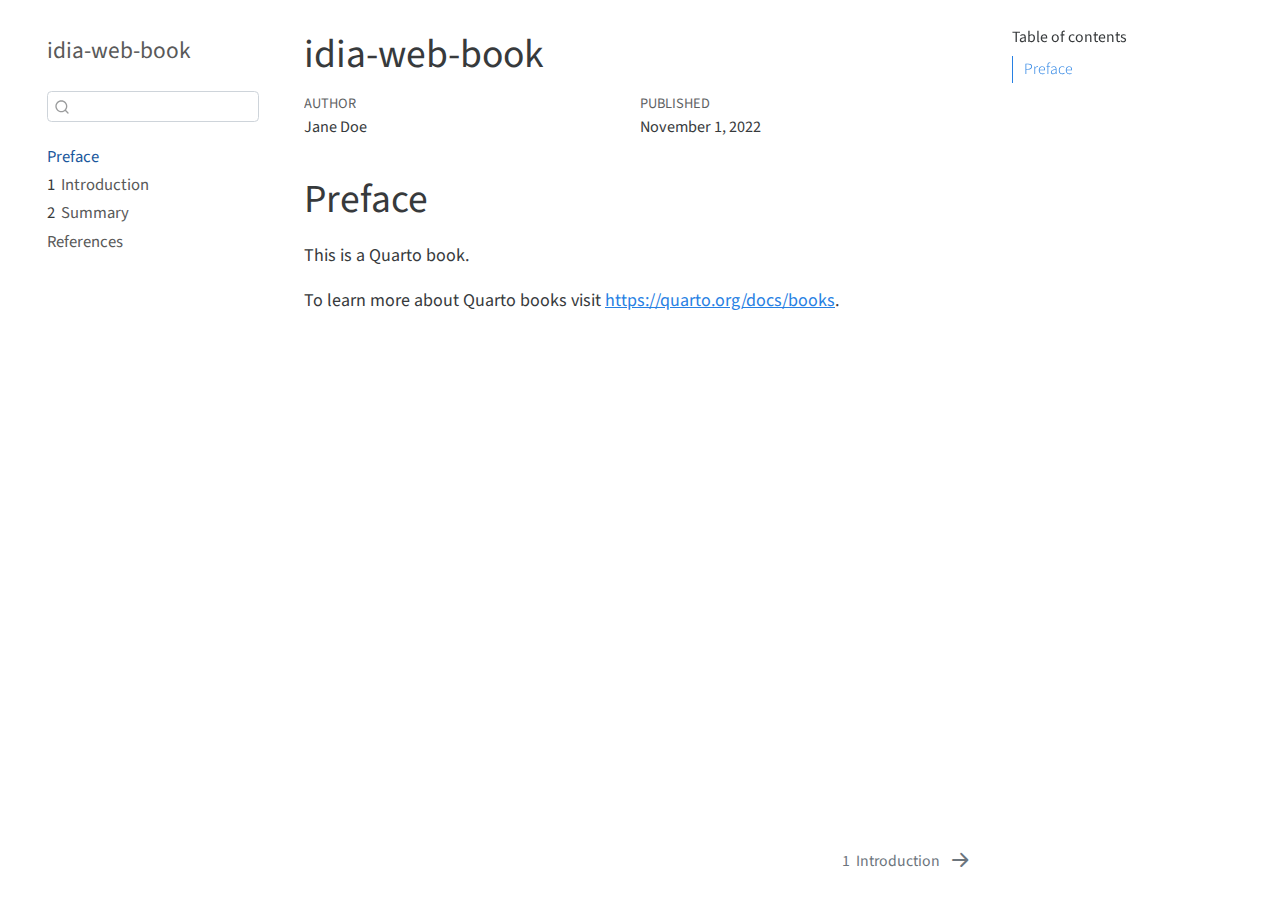
<file: idia-web-book/_book/index.html>
<!DOCTYPE html>
<html xmlns="http://www.w3.org/1999/xhtml" lang="en" xml:lang="en"><head>

<meta charset="utf-8">
<meta name="generator" content="quarto-1.2.256">

<meta name="viewport" content="width=device-width, initial-scale=1.0, user-scalable=yes">

<meta name="author" content="Jane Doe">
<meta name="dcterms.date" content="2022-11-01">

<title>idia-web-book</title>
<style>
code{white-space: pre-wrap;}
span.smallcaps{font-variant: small-caps;}
div.columns{display: flex; gap: min(4vw, 1.5em);}
div.column{flex: auto; overflow-x: auto;}
div.hanging-indent{margin-left: 1.5em; text-indent: -1.5em;}
ul.task-list{list-style: none;}
ul.task-list li input[type="checkbox"] {
  width: 0.8em;
  margin: 0 0.8em 0.2em -1.6em;
  vertical-align: middle;
}
</style>


<script src="site_libs/quarto-nav/quarto-nav.js"></script>
<script src="site_libs/quarto-nav/headroom.min.js"></script>
<script src="site_libs/clipboard/clipboard.min.js"></script>
<script src="site_libs/quarto-search/autocomplete.umd.js"></script>
<script src="site_libs/quarto-search/fuse.min.js"></script>
<script src="site_libs/quarto-search/quarto-search.js"></script>
<meta name="quarto:offset" content="./">
<link href="./intro.html" rel="next">
<script src="site_libs/quarto-html/quarto.js"></script>
<script src="site_libs/quarto-html/popper.min.js"></script>
<script src="site_libs/quarto-html/tippy.umd.min.js"></script>
<script src="site_libs/quarto-html/anchor.min.js"></script>
<link href="site_libs/quarto-html/tippy.css" rel="stylesheet">
<link href="site_libs/quarto-html/quarto-syntax-highlighting.css" rel="stylesheet" id="quarto-text-highlighting-styles">
<script src="site_libs/bootstrap/bootstrap.min.js"></script>
<link href="site_libs/bootstrap/bootstrap-icons.css" rel="stylesheet">
<link href="site_libs/bootstrap/bootstrap.min.css" rel="stylesheet" id="quarto-bootstrap" data-mode="light">
<script id="quarto-search-options" type="application/json">{
  "location": "sidebar",
  "copy-button": false,
  "collapse-after": 3,
  "panel-placement": "start",
  "type": "textbox",
  "limit": 20,
  "language": {
    "search-no-results-text": "No results",
    "search-matching-documents-text": "matching documents",
    "search-copy-link-title": "Copy link to search",
    "search-hide-matches-text": "Hide additional matches",
    "search-more-match-text": "more match in this document",
    "search-more-matches-text": "more matches in this document",
    "search-clear-button-title": "Clear",
    "search-detached-cancel-button-title": "Cancel",
    "search-submit-button-title": "Submit"
  }
}</script>


</head>

<body class="nav-sidebar floating">

<div id="quarto-search-results"></div>
  <header id="quarto-header" class="headroom fixed-top">
  <nav class="quarto-secondary-nav" data-bs-toggle="collapse" data-bs-target="#quarto-sidebar" aria-controls="quarto-sidebar" aria-expanded="false" aria-label="Toggle sidebar navigation" onclick="if (window.quartoToggleHeadroom) { window.quartoToggleHeadroom(); }">
    <div class="container-fluid d-flex justify-content-between">
      <h1 class="quarto-secondary-nav-title">idia-web-book</h1>
      <button type="button" class="quarto-btn-toggle btn" aria-label="Show secondary navigation">
        <i class="bi bi-chevron-right"></i>
      </button>
    </div>
  </nav>
</header>
<!-- content -->
<div id="quarto-content" class="quarto-container page-columns page-rows-contents page-layout-article">
<!-- sidebar -->
  <nav id="quarto-sidebar" class="sidebar collapse sidebar-navigation floating overflow-auto">
    <div class="pt-lg-2 mt-2 text-left sidebar-header">
    <div class="sidebar-title mb-0 py-0">
      <a href="./">idia-web-book</a> 
    </div>
      </div>
      <div class="mt-2 flex-shrink-0 align-items-center">
        <div class="sidebar-search">
        <div id="quarto-search" class="" title="Search"></div>
        </div>
      </div>
    <div class="sidebar-menu-container"> 
    <ul class="list-unstyled mt-1">
        <li class="sidebar-item">
  <div class="sidebar-item-container"> 
  <a href="./index.html" class="sidebar-item-text sidebar-link active">Preface</a>
  </div>
</li>
        <li class="sidebar-item">
  <div class="sidebar-item-container"> 
  <a href="./intro.html" class="sidebar-item-text sidebar-link"><span class="chapter-number">1</span>&nbsp; <span class="chapter-title">Introduction</span></a>
  </div>
</li>
        <li class="sidebar-item">
  <div class="sidebar-item-container"> 
  <a href="./summary.html" class="sidebar-item-text sidebar-link"><span class="chapter-number">2</span>&nbsp; <span class="chapter-title">Summary</span></a>
  </div>
</li>
        <li class="sidebar-item">
  <div class="sidebar-item-container"> 
  <a href="./references.html" class="sidebar-item-text sidebar-link">References</a>
  </div>
</li>
    </ul>
    </div>
</nav>
<!-- margin-sidebar -->
    <div id="quarto-margin-sidebar" class="sidebar margin-sidebar">
        <nav id="TOC" role="doc-toc" class="toc-active">
    <h2 id="toc-title">Table of contents</h2>
   
  <ul>
  <li><a href="#preface" id="toc-preface" class="nav-link active" data-scroll-target="#preface">Preface</a></li>
  </ul>
</nav>
    </div>
<!-- main -->
<main class="content" id="quarto-document-content">

<header id="title-block-header" class="quarto-title-block default">
<div class="quarto-title">
<h1 class="title d-none d-lg-block">idia-web-book</h1>
</div>



<div class="quarto-title-meta">

    <div>
    <div class="quarto-title-meta-heading">Author</div>
    <div class="quarto-title-meta-contents">
             <p>Jane Doe </p>
          </div>
  </div>
    
    <div>
    <div class="quarto-title-meta-heading">Published</div>
    <div class="quarto-title-meta-contents">
      <p class="date">November 1, 2022</p>
    </div>
  </div>
  
    
  </div>
  

</header>

<section id="preface" class="level1 unnumbered">
<h1 class="unnumbered">Preface</h1>
<p>This is a Quarto book.</p>
<p>To learn more about Quarto books visit <a href="https://quarto.org/docs/books" class="uri">https://quarto.org/docs/books</a>.</p>


</section>

</main> <!-- /main -->
<script id="quarto-html-after-body" type="application/javascript">
window.document.addEventListener("DOMContentLoaded", function (event) {
  const toggleBodyColorMode = (bsSheetEl) => {
    const mode = bsSheetEl.getAttribute("data-mode");
    const bodyEl = window.document.querySelector("body");
    if (mode === "dark") {
      bodyEl.classList.add("quarto-dark");
      bodyEl.classList.remove("quarto-light");
    } else {
      bodyEl.classList.add("quarto-light");
      bodyEl.classList.remove("quarto-dark");
    }
  }
  const toggleBodyColorPrimary = () => {
    const bsSheetEl = window.document.querySelector("link#quarto-bootstrap");
    if (bsSheetEl) {
      toggleBodyColorMode(bsSheetEl);
    }
  }
  toggleBodyColorPrimary();  
  const icon = "";
  const anchorJS = new window.AnchorJS();
  anchorJS.options = {
    placement: 'right',
    icon: icon
  };
  anchorJS.add('.anchored');
  const clipboard = new window.ClipboardJS('.code-copy-button', {
    target: function(trigger) {
      return trigger.previousElementSibling;
    }
  });
  clipboard.on('success', function(e) {
    // button target
    const button = e.trigger;
    // don't keep focus
    button.blur();
    // flash "checked"
    button.classList.add('code-copy-button-checked');
    var currentTitle = button.getAttribute("title");
    button.setAttribute("title", "Copied!");
    let tooltip;
    if (window.bootstrap) {
      button.setAttribute("data-bs-toggle", "tooltip");
      button.setAttribute("data-bs-placement", "left");
      button.setAttribute("data-bs-title", "Copied!");
      tooltip = new bootstrap.Tooltip(button, 
        { trigger: "manual", 
          customClass: "code-copy-button-tooltip",
          offset: [0, -8]});
      tooltip.show();    
    }
    setTimeout(function() {
      if (tooltip) {
        tooltip.hide();
        button.removeAttribute("data-bs-title");
        button.removeAttribute("data-bs-toggle");
        button.removeAttribute("data-bs-placement");
      }
      button.setAttribute("title", currentTitle);
      button.classList.remove('code-copy-button-checked');
    }, 1000);
    // clear code selection
    e.clearSelection();
  });
  function tippyHover(el, contentFn) {
    const config = {
      allowHTML: true,
      content: contentFn,
      maxWidth: 500,
      delay: 100,
      arrow: false,
      appendTo: function(el) {
          return el.parentElement;
      },
      interactive: true,
      interactiveBorder: 10,
      theme: 'quarto',
      placement: 'bottom-start'
    };
    window.tippy(el, config); 
  }
  const noterefs = window.document.querySelectorAll('a[role="doc-noteref"]');
  for (var i=0; i<noterefs.length; i++) {
    const ref = noterefs[i];
    tippyHover(ref, function() {
      // use id or data attribute instead here
      let href = ref.getAttribute('data-footnote-href') || ref.getAttribute('href');
      try { href = new URL(href).hash; } catch {}
      const id = href.replace(/^#\/?/, "");
      const note = window.document.getElementById(id);
      return note.innerHTML;
    });
  }
  const findCites = (el) => {
    const parentEl = el.parentElement;
    if (parentEl) {
      const cites = parentEl.dataset.cites;
      if (cites) {
        return {
          el,
          cites: cites.split(' ')
        };
      } else {
        return findCites(el.parentElement)
      }
    } else {
      return undefined;
    }
  };
  var bibliorefs = window.document.querySelectorAll('a[role="doc-biblioref"]');
  for (var i=0; i<bibliorefs.length; i++) {
    const ref = bibliorefs[i];
    const citeInfo = findCites(ref);
    if (citeInfo) {
      tippyHover(citeInfo.el, function() {
        var popup = window.document.createElement('div');
        citeInfo.cites.forEach(function(cite) {
          var citeDiv = window.document.createElement('div');
          citeDiv.classList.add('hanging-indent');
          citeDiv.classList.add('csl-entry');
          var biblioDiv = window.document.getElementById('ref-' + cite);
          if (biblioDiv) {
            citeDiv.innerHTML = biblioDiv.innerHTML;
          }
          popup.appendChild(citeDiv);
        });
        return popup.innerHTML;
      });
    }
  }
});
</script>
<nav class="page-navigation">
  <div class="nav-page nav-page-previous">
  </div>
  <div class="nav-page nav-page-next">
      <a href="./intro.html" class="pagination-link">
        <span class="nav-page-text"><span class="chapter-number">1</span>&nbsp; <span class="chapter-title">Introduction</span></span> <i class="bi bi-arrow-right-short"></i>
      </a>
  </div>
</nav>
</div> <!-- /content -->



</body></html>
</file>
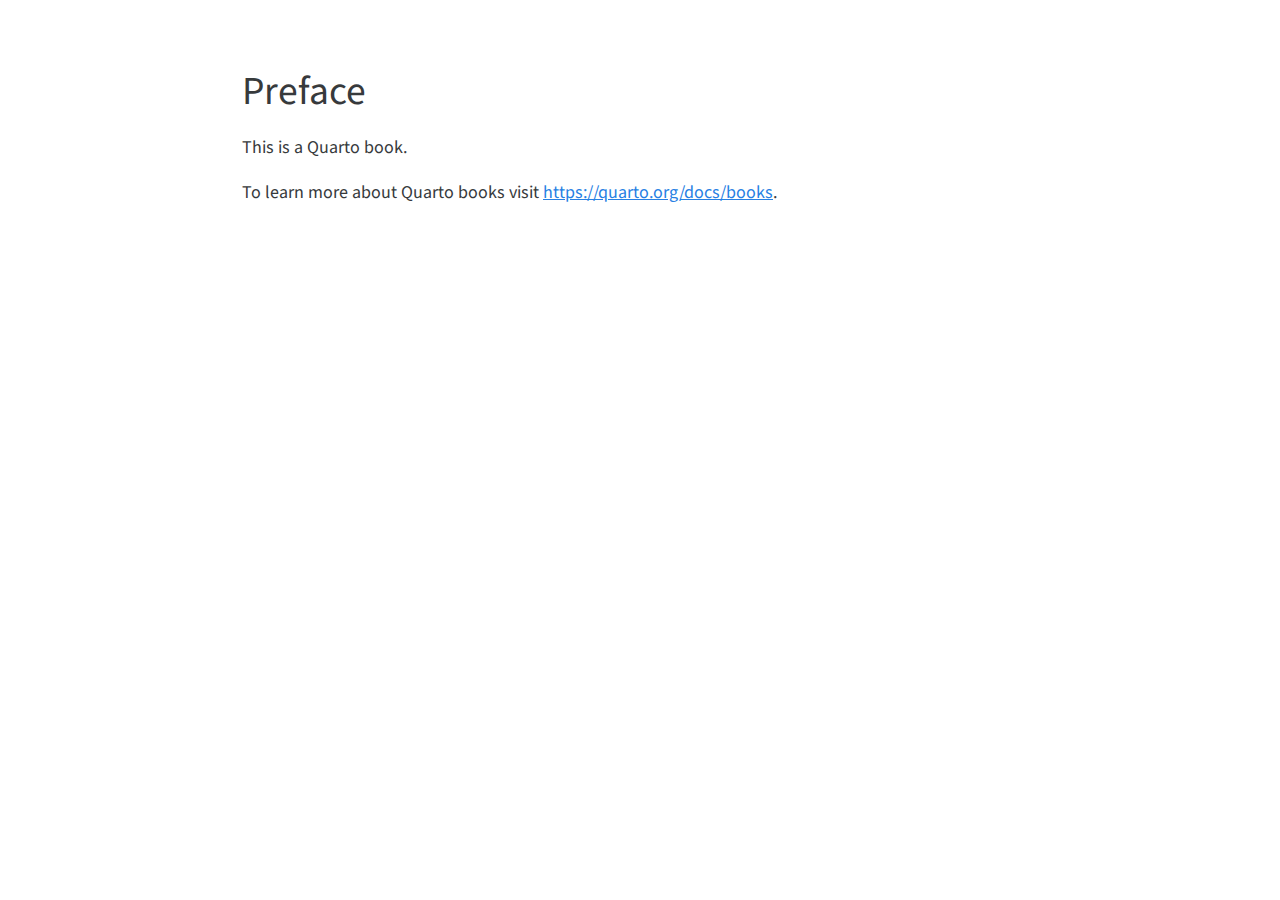
<file: idia-web-book/docs/index.html>
<!DOCTYPE html>
<html xmlns="http://www.w3.org/1999/xhtml" lang="en" xml:lang="en"><head>

<meta charset="utf-8">
<meta name="generator" content="quarto-1.2.256">

<meta name="viewport" content="width=device-width, initial-scale=1.0, user-scalable=yes">


<title>index</title>
<style>
code{white-space: pre-wrap;}
span.smallcaps{font-variant: small-caps;}
div.columns{display: flex; gap: min(4vw, 1.5em);}
div.column{flex: auto; overflow-x: auto;}
div.hanging-indent{margin-left: 1.5em; text-indent: -1.5em;}
ul.task-list{list-style: none;}
ul.task-list li input[type="checkbox"] {
  width: 0.8em;
  margin: 0 0.8em 0.2em -1.6em;
  vertical-align: middle;
}
</style>


<script src="site_libs/quarto-nav/quarto-nav.js"></script>
<script src="site_libs/clipboard/clipboard.min.js"></script>
<script src="site_libs/quarto-search/autocomplete.umd.js"></script>
<script src="site_libs/quarto-search/fuse.min.js"></script>
<script src="site_libs/quarto-search/quarto-search.js"></script>
<meta name="quarto:offset" content="./">
<script src="site_libs/quarto-html/quarto.js"></script>
<script src="site_libs/quarto-html/popper.min.js"></script>
<script src="site_libs/quarto-html/tippy.umd.min.js"></script>
<script src="site_libs/quarto-html/anchor.min.js"></script>
<link href="site_libs/quarto-html/tippy.css" rel="stylesheet">
<link href="site_libs/quarto-html/quarto-syntax-highlighting.css" rel="stylesheet" id="quarto-text-highlighting-styles">
<script src="site_libs/bootstrap/bootstrap.min.js"></script>
<link href="site_libs/bootstrap/bootstrap-icons.css" rel="stylesheet">
<link href="site_libs/bootstrap/bootstrap.min.css" rel="stylesheet" id="quarto-bootstrap" data-mode="light">
<script id="quarto-search-options" type="application/json">{
  "location": "sidebar",
  "copy-button": false,
  "collapse-after": 3,
  "panel-placement": "start",
  "type": "textbox",
  "limit": 20,
  "language": {
    "search-no-results-text": "No results",
    "search-matching-documents-text": "matching documents",
    "search-copy-link-title": "Copy link to search",
    "search-hide-matches-text": "Hide additional matches",
    "search-more-match-text": "more match in this document",
    "search-more-matches-text": "more matches in this document",
    "search-clear-button-title": "Clear",
    "search-detached-cancel-button-title": "Cancel",
    "search-submit-button-title": "Submit"
  }
}</script>


</head>

<body class="fullcontent">

<div id="quarto-search-results"></div>
<!-- content -->
<div id="quarto-content" class="quarto-container page-columns page-rows-contents page-layout-article">
<!-- sidebar -->
<!-- margin-sidebar -->
    
<!-- main -->
<main class="content" id="quarto-document-content">



<section id="preface" class="level1 unnumbered">
<h1 class="unnumbered">Preface</h1>
<p>This is a Quarto book.</p>
<p>To learn more about Quarto books visit <a href="https://quarto.org/docs/books" class="uri">https://quarto.org/docs/books</a>.</p>


</section>

</main> <!-- /main -->
<script id="quarto-html-after-body" type="application/javascript">
window.document.addEventListener("DOMContentLoaded", function (event) {
  const toggleBodyColorMode = (bsSheetEl) => {
    const mode = bsSheetEl.getAttribute("data-mode");
    const bodyEl = window.document.querySelector("body");
    if (mode === "dark") {
      bodyEl.classList.add("quarto-dark");
      bodyEl.classList.remove("quarto-light");
    } else {
      bodyEl.classList.add("quarto-light");
      bodyEl.classList.remove("quarto-dark");
    }
  }
  const toggleBodyColorPrimary = () => {
    const bsSheetEl = window.document.querySelector("link#quarto-bootstrap");
    if (bsSheetEl) {
      toggleBodyColorMode(bsSheetEl);
    }
  }
  toggleBodyColorPrimary();  
  const icon = "";
  const anchorJS = new window.AnchorJS();
  anchorJS.options = {
    placement: 'right',
    icon: icon
  };
  anchorJS.add('.anchored');
  const clipboard = new window.ClipboardJS('.code-copy-button', {
    target: function(trigger) {
      return trigger.previousElementSibling;
    }
  });
  clipboard.on('success', function(e) {
    // button target
    const button = e.trigger;
    // don't keep focus
    button.blur();
    // flash "checked"
    button.classList.add('code-copy-button-checked');
    var currentTitle = button.getAttribute("title");
    button.setAttribute("title", "Copied!");
    let tooltip;
    if (window.bootstrap) {
      button.setAttribute("data-bs-toggle", "tooltip");
      button.setAttribute("data-bs-placement", "left");
      button.setAttribute("data-bs-title", "Copied!");
      tooltip = new bootstrap.Tooltip(button, 
        { trigger: "manual", 
          customClass: "code-copy-button-tooltip",
          offset: [0, -8]});
      tooltip.show();    
    }
    setTimeout(function() {
      if (tooltip) {
        tooltip.hide();
        button.removeAttribute("data-bs-title");
        button.removeAttribute("data-bs-toggle");
        button.removeAttribute("data-bs-placement");
      }
      button.setAttribute("title", currentTitle);
      button.classList.remove('code-copy-button-checked');
    }, 1000);
    // clear code selection
    e.clearSelection();
  });
  function tippyHover(el, contentFn) {
    const config = {
      allowHTML: true,
      content: contentFn,
      maxWidth: 500,
      delay: 100,
      arrow: false,
      appendTo: function(el) {
          return el.parentElement;
      },
      interactive: true,
      interactiveBorder: 10,
      theme: 'quarto',
      placement: 'bottom-start'
    };
    window.tippy(el, config); 
  }
  const noterefs = window.document.querySelectorAll('a[role="doc-noteref"]');
  for (var i=0; i<noterefs.length; i++) {
    const ref = noterefs[i];
    tippyHover(ref, function() {
      // use id or data attribute instead here
      let href = ref.getAttribute('data-footnote-href') || ref.getAttribute('href');
      try { href = new URL(href).hash; } catch {}
      const id = href.replace(/^#\/?/, "");
      const note = window.document.getElementById(id);
      return note.innerHTML;
    });
  }
  const findCites = (el) => {
    const parentEl = el.parentElement;
    if (parentEl) {
      const cites = parentEl.dataset.cites;
      if (cites) {
        return {
          el,
          cites: cites.split(' ')
        };
      } else {
        return findCites(el.parentElement)
      }
    } else {
      return undefined;
    }
  };
  var bibliorefs = window.document.querySelectorAll('a[role="doc-biblioref"]');
  for (var i=0; i<bibliorefs.length; i++) {
    const ref = bibliorefs[i];
    const citeInfo = findCites(ref);
    if (citeInfo) {
      tippyHover(citeInfo.el, function() {
        var popup = window.document.createElement('div');
        citeInfo.cites.forEach(function(cite) {
          var citeDiv = window.document.createElement('div');
          citeDiv.classList.add('hanging-indent');
          citeDiv.classList.add('csl-entry');
          var biblioDiv = window.document.getElementById('ref-' + cite);
          if (biblioDiv) {
            citeDiv.innerHTML = biblioDiv.innerHTML;
          }
          popup.appendChild(citeDiv);
        });
        return popup.innerHTML;
      });
    }
  }
});
</script>
</div> <!-- /content -->



</body></html>
</file>
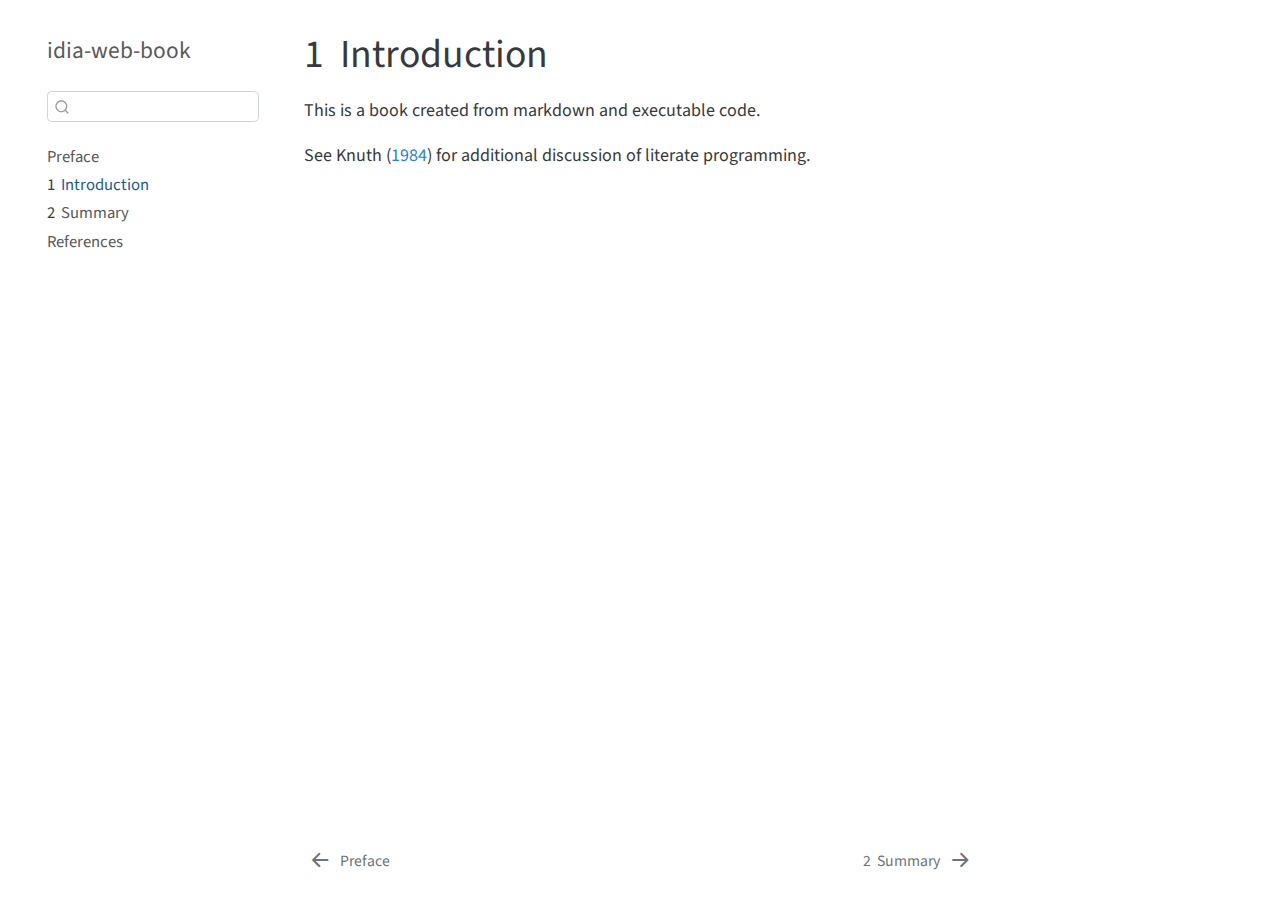
<file: idia-web-book/_book/intro.html>
<!DOCTYPE html>
<html xmlns="http://www.w3.org/1999/xhtml" lang="en" xml:lang="en"><head>

<meta charset="utf-8">
<meta name="generator" content="quarto-1.2.256">

<meta name="viewport" content="width=device-width, initial-scale=1.0, user-scalable=yes">


<title>idia-web-book - 1&nbsp; Introduction</title>
<style>
code{white-space: pre-wrap;}
span.smallcaps{font-variant: small-caps;}
div.columns{display: flex; gap: min(4vw, 1.5em);}
div.column{flex: auto; overflow-x: auto;}
div.hanging-indent{margin-left: 1.5em; text-indent: -1.5em;}
ul.task-list{list-style: none;}
ul.task-list li input[type="checkbox"] {
  width: 0.8em;
  margin: 0 0.8em 0.2em -1.6em;
  vertical-align: middle;
}
div.csl-bib-body { }
div.csl-entry {
  clear: both;
}
.hanging div.csl-entry {
  margin-left:2em;
  text-indent:-2em;
}
div.csl-left-margin {
  min-width:2em;
  float:left;
}
div.csl-right-inline {
  margin-left:2em;
  padding-left:1em;
}
div.csl-indent {
  margin-left: 2em;
}
</style>


<script src="site_libs/quarto-nav/quarto-nav.js"></script>
<script src="site_libs/quarto-nav/headroom.min.js"></script>
<script src="site_libs/clipboard/clipboard.min.js"></script>
<script src="site_libs/quarto-search/autocomplete.umd.js"></script>
<script src="site_libs/quarto-search/fuse.min.js"></script>
<script src="site_libs/quarto-search/quarto-search.js"></script>
<meta name="quarto:offset" content="./">
<link href="./summary.html" rel="next">
<link href="./index.html" rel="prev">
<script src="site_libs/quarto-html/quarto.js"></script>
<script src="site_libs/quarto-html/popper.min.js"></script>
<script src="site_libs/quarto-html/tippy.umd.min.js"></script>
<script src="site_libs/quarto-html/anchor.min.js"></script>
<link href="site_libs/quarto-html/tippy.css" rel="stylesheet">
<link href="site_libs/quarto-html/quarto-syntax-highlighting.css" rel="stylesheet" id="quarto-text-highlighting-styles">
<script src="site_libs/bootstrap/bootstrap.min.js"></script>
<link href="site_libs/bootstrap/bootstrap-icons.css" rel="stylesheet">
<link href="site_libs/bootstrap/bootstrap.min.css" rel="stylesheet" id="quarto-bootstrap" data-mode="light">
<script id="quarto-search-options" type="application/json">{
  "location": "sidebar",
  "copy-button": false,
  "collapse-after": 3,
  "panel-placement": "start",
  "type": "textbox",
  "limit": 20,
  "language": {
    "search-no-results-text": "No results",
    "search-matching-documents-text": "matching documents",
    "search-copy-link-title": "Copy link to search",
    "search-hide-matches-text": "Hide additional matches",
    "search-more-match-text": "more match in this document",
    "search-more-matches-text": "more matches in this document",
    "search-clear-button-title": "Clear",
    "search-detached-cancel-button-title": "Cancel",
    "search-submit-button-title": "Submit"
  }
}</script>


</head>

<body class="nav-sidebar floating">

<div id="quarto-search-results"></div>
  <header id="quarto-header" class="headroom fixed-top">
  <nav class="quarto-secondary-nav" data-bs-toggle="collapse" data-bs-target="#quarto-sidebar" aria-controls="quarto-sidebar" aria-expanded="false" aria-label="Toggle sidebar navigation" onclick="if (window.quartoToggleHeadroom) { window.quartoToggleHeadroom(); }">
    <div class="container-fluid d-flex justify-content-between">
      <h1 class="quarto-secondary-nav-title"><span class="chapter-number">1</span>&nbsp; <span class="chapter-title">Introduction</span></h1>
      <button type="button" class="quarto-btn-toggle btn" aria-label="Show secondary navigation">
        <i class="bi bi-chevron-right"></i>
      </button>
    </div>
  </nav>
</header>
<!-- content -->
<div id="quarto-content" class="quarto-container page-columns page-rows-contents page-layout-article">
<!-- sidebar -->
  <nav id="quarto-sidebar" class="sidebar collapse sidebar-navigation floating overflow-auto">
    <div class="pt-lg-2 mt-2 text-left sidebar-header">
    <div class="sidebar-title mb-0 py-0">
      <a href="./">idia-web-book</a> 
    </div>
      </div>
      <div class="mt-2 flex-shrink-0 align-items-center">
        <div class="sidebar-search">
        <div id="quarto-search" class="" title="Search"></div>
        </div>
      </div>
    <div class="sidebar-menu-container"> 
    <ul class="list-unstyled mt-1">
        <li class="sidebar-item">
  <div class="sidebar-item-container"> 
  <a href="./index.html" class="sidebar-item-text sidebar-link">Preface</a>
  </div>
</li>
        <li class="sidebar-item">
  <div class="sidebar-item-container"> 
  <a href="./intro.html" class="sidebar-item-text sidebar-link active"><span class="chapter-number">1</span>&nbsp; <span class="chapter-title">Introduction</span></a>
  </div>
</li>
        <li class="sidebar-item">
  <div class="sidebar-item-container"> 
  <a href="./summary.html" class="sidebar-item-text sidebar-link"><span class="chapter-number">2</span>&nbsp; <span class="chapter-title">Summary</span></a>
  </div>
</li>
        <li class="sidebar-item">
  <div class="sidebar-item-container"> 
  <a href="./references.html" class="sidebar-item-text sidebar-link">References</a>
  </div>
</li>
    </ul>
    </div>
</nav>
<!-- margin-sidebar -->
    <div id="quarto-margin-sidebar" class="sidebar margin-sidebar">
        
    </div>
<!-- main -->
<main class="content" id="quarto-document-content">

<header id="title-block-header" class="quarto-title-block default">
<div class="quarto-title">
<h1 class="title d-none d-lg-block"><span class="chapter-number">1</span>&nbsp; <span class="chapter-title">Introduction</span></h1>
</div>



<div class="quarto-title-meta">

    
  
    
  </div>
  

</header>

<p>This is a book created from markdown and executable code.</p>
<p>See <span class="citation" data-cites="knuth84">Knuth (<a href="references.html#ref-knuth84" role="doc-biblioref">1984</a>)</span> for additional discussion of literate programming.</p>


<div id="refs" class="references csl-bib-body hanging-indent" role="doc-bibliography" style="display: none">
<div id="ref-knuth84" class="csl-entry" role="doc-biblioentry">
Knuth, Donald E. 1984. <span>“Literate Programming.”</span> <em>Comput. J.</em> 27 (2): 97–111. <a href="https://doi.org/10.1093/comjnl/27.2.97">https://doi.org/10.1093/comjnl/27.2.97</a>.
</div>
</div>

</main> <!-- /main -->
<script id="quarto-html-after-body" type="application/javascript">
window.document.addEventListener("DOMContentLoaded", function (event) {
  const toggleBodyColorMode = (bsSheetEl) => {
    const mode = bsSheetEl.getAttribute("data-mode");
    const bodyEl = window.document.querySelector("body");
    if (mode === "dark") {
      bodyEl.classList.add("quarto-dark");
      bodyEl.classList.remove("quarto-light");
    } else {
      bodyEl.classList.add("quarto-light");
      bodyEl.classList.remove("quarto-dark");
    }
  }
  const toggleBodyColorPrimary = () => {
    const bsSheetEl = window.document.querySelector("link#quarto-bootstrap");
    if (bsSheetEl) {
      toggleBodyColorMode(bsSheetEl);
    }
  }
  toggleBodyColorPrimary();  
  const icon = "";
  const anchorJS = new window.AnchorJS();
  anchorJS.options = {
    placement: 'right',
    icon: icon
  };
  anchorJS.add('.anchored');
  const clipboard = new window.ClipboardJS('.code-copy-button', {
    target: function(trigger) {
      return trigger.previousElementSibling;
    }
  });
  clipboard.on('success', function(e) {
    // button target
    const button = e.trigger;
    // don't keep focus
    button.blur();
    // flash "checked"
    button.classList.add('code-copy-button-checked');
    var currentTitle = button.getAttribute("title");
    button.setAttribute("title", "Copied!");
    let tooltip;
    if (window.bootstrap) {
      button.setAttribute("data-bs-toggle", "tooltip");
      button.setAttribute("data-bs-placement", "left");
      button.setAttribute("data-bs-title", "Copied!");
      tooltip = new bootstrap.Tooltip(button, 
        { trigger: "manual", 
          customClass: "code-copy-button-tooltip",
          offset: [0, -8]});
      tooltip.show();    
    }
    setTimeout(function() {
      if (tooltip) {
        tooltip.hide();
        button.removeAttribute("data-bs-title");
        button.removeAttribute("data-bs-toggle");
        button.removeAttribute("data-bs-placement");
      }
      button.setAttribute("title", currentTitle);
      button.classList.remove('code-copy-button-checked');
    }, 1000);
    // clear code selection
    e.clearSelection();
  });
  function tippyHover(el, contentFn) {
    const config = {
      allowHTML: true,
      content: contentFn,
      maxWidth: 500,
      delay: 100,
      arrow: false,
      appendTo: function(el) {
          return el.parentElement;
      },
      interactive: true,
      interactiveBorder: 10,
      theme: 'quarto',
      placement: 'bottom-start'
    };
    window.tippy(el, config); 
  }
  const noterefs = window.document.querySelectorAll('a[role="doc-noteref"]');
  for (var i=0; i<noterefs.length; i++) {
    const ref = noterefs[i];
    tippyHover(ref, function() {
      // use id or data attribute instead here
      let href = ref.getAttribute('data-footnote-href') || ref.getAttribute('href');
      try { href = new URL(href).hash; } catch {}
      const id = href.replace(/^#\/?/, "");
      const note = window.document.getElementById(id);
      return note.innerHTML;
    });
  }
  const findCites = (el) => {
    const parentEl = el.parentElement;
    if (parentEl) {
      const cites = parentEl.dataset.cites;
      if (cites) {
        return {
          el,
          cites: cites.split(' ')
        };
      } else {
        return findCites(el.parentElement)
      }
    } else {
      return undefined;
    }
  };
  var bibliorefs = window.document.querySelectorAll('a[role="doc-biblioref"]');
  for (var i=0; i<bibliorefs.length; i++) {
    const ref = bibliorefs[i];
    const citeInfo = findCites(ref);
    if (citeInfo) {
      tippyHover(citeInfo.el, function() {
        var popup = window.document.createElement('div');
        citeInfo.cites.forEach(function(cite) {
          var citeDiv = window.document.createElement('div');
          citeDiv.classList.add('hanging-indent');
          citeDiv.classList.add('csl-entry');
          var biblioDiv = window.document.getElementById('ref-' + cite);
          if (biblioDiv) {
            citeDiv.innerHTML = biblioDiv.innerHTML;
          }
          popup.appendChild(citeDiv);
        });
        return popup.innerHTML;
      });
    }
  }
});
</script>
<nav class="page-navigation">
  <div class="nav-page nav-page-previous">
      <a href="./index.html" class="pagination-link">
        <i class="bi bi-arrow-left-short"></i> <span class="nav-page-text">Preface</span>
      </a>          
  </div>
  <div class="nav-page nav-page-next">
      <a href="./summary.html" class="pagination-link">
        <span class="nav-page-text"><span class="chapter-number">2</span>&nbsp; <span class="chapter-title">Summary</span></span> <i class="bi bi-arrow-right-short"></i>
      </a>
  </div>
</nav>
</div> <!-- /content -->



</body></html>
</file>
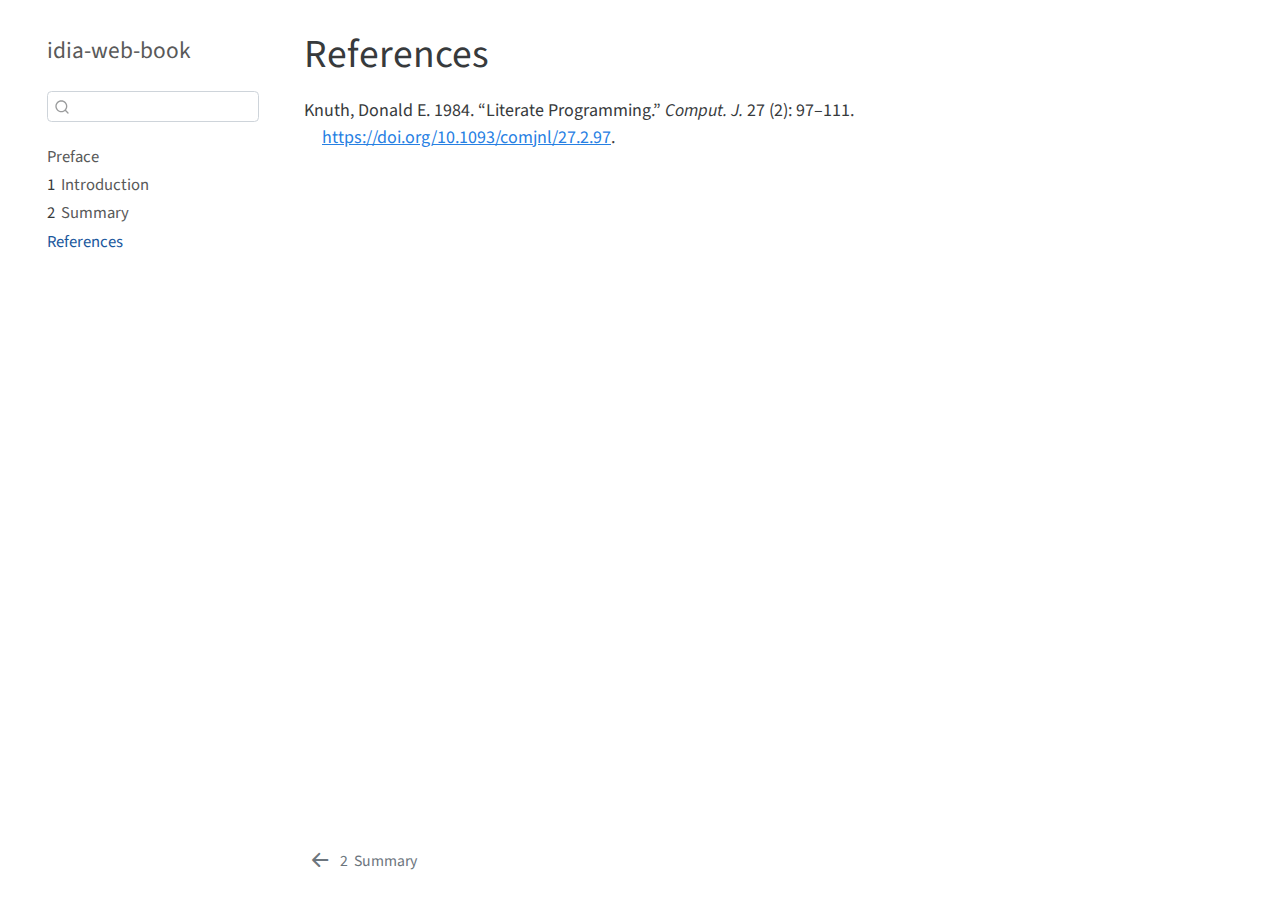
<file: idia-web-book/_book/references.html>
<!DOCTYPE html>
<html xmlns="http://www.w3.org/1999/xhtml" lang="en" xml:lang="en"><head>

<meta charset="utf-8">
<meta name="generator" content="quarto-1.2.256">

<meta name="viewport" content="width=device-width, initial-scale=1.0, user-scalable=yes">


<title>idia-web-book - References</title>
<style>
code{white-space: pre-wrap;}
span.smallcaps{font-variant: small-caps;}
div.columns{display: flex; gap: min(4vw, 1.5em);}
div.column{flex: auto; overflow-x: auto;}
div.hanging-indent{margin-left: 1.5em; text-indent: -1.5em;}
ul.task-list{list-style: none;}
ul.task-list li input[type="checkbox"] {
  width: 0.8em;
  margin: 0 0.8em 0.2em -1.6em;
  vertical-align: middle;
}
div.csl-bib-body { }
div.csl-entry {
  clear: both;
}
.hanging div.csl-entry {
  margin-left:2em;
  text-indent:-2em;
}
div.csl-left-margin {
  min-width:2em;
  float:left;
}
div.csl-right-inline {
  margin-left:2em;
  padding-left:1em;
}
div.csl-indent {
  margin-left: 2em;
}
</style>


<script src="site_libs/quarto-nav/quarto-nav.js"></script>
<script src="site_libs/quarto-nav/headroom.min.js"></script>
<script src="site_libs/clipboard/clipboard.min.js"></script>
<script src="site_libs/quarto-search/autocomplete.umd.js"></script>
<script src="site_libs/quarto-search/fuse.min.js"></script>
<script src="site_libs/quarto-search/quarto-search.js"></script>
<meta name="quarto:offset" content="./">
<link href="./summary.html" rel="prev">
<script src="site_libs/quarto-html/quarto.js"></script>
<script src="site_libs/quarto-html/popper.min.js"></script>
<script src="site_libs/quarto-html/tippy.umd.min.js"></script>
<script src="site_libs/quarto-html/anchor.min.js"></script>
<link href="site_libs/quarto-html/tippy.css" rel="stylesheet">
<link href="site_libs/quarto-html/quarto-syntax-highlighting.css" rel="stylesheet" id="quarto-text-highlighting-styles">
<script src="site_libs/bootstrap/bootstrap.min.js"></script>
<link href="site_libs/bootstrap/bootstrap-icons.css" rel="stylesheet">
<link href="site_libs/bootstrap/bootstrap.min.css" rel="stylesheet" id="quarto-bootstrap" data-mode="light">
<script id="quarto-search-options" type="application/json">{
  "location": "sidebar",
  "copy-button": false,
  "collapse-after": 3,
  "panel-placement": "start",
  "type": "textbox",
  "limit": 20,
  "language": {
    "search-no-results-text": "No results",
    "search-matching-documents-text": "matching documents",
    "search-copy-link-title": "Copy link to search",
    "search-hide-matches-text": "Hide additional matches",
    "search-more-match-text": "more match in this document",
    "search-more-matches-text": "more matches in this document",
    "search-clear-button-title": "Clear",
    "search-detached-cancel-button-title": "Cancel",
    "search-submit-button-title": "Submit"
  }
}</script>


</head>

<body class="nav-sidebar floating">

<div id="quarto-search-results"></div>
  <header id="quarto-header" class="headroom fixed-top">
  <nav class="quarto-secondary-nav" data-bs-toggle="collapse" data-bs-target="#quarto-sidebar" aria-controls="quarto-sidebar" aria-expanded="false" aria-label="Toggle sidebar navigation" onclick="if (window.quartoToggleHeadroom) { window.quartoToggleHeadroom(); }">
    <div class="container-fluid d-flex justify-content-between">
      <h1 class="quarto-secondary-nav-title">References</h1>
      <button type="button" class="quarto-btn-toggle btn" aria-label="Show secondary navigation">
        <i class="bi bi-chevron-right"></i>
      </button>
    </div>
  </nav>
</header>
<!-- content -->
<div id="quarto-content" class="quarto-container page-columns page-rows-contents page-layout-article">
<!-- sidebar -->
  <nav id="quarto-sidebar" class="sidebar collapse sidebar-navigation floating overflow-auto">
    <div class="pt-lg-2 mt-2 text-left sidebar-header">
    <div class="sidebar-title mb-0 py-0">
      <a href="./">idia-web-book</a> 
    </div>
      </div>
      <div class="mt-2 flex-shrink-0 align-items-center">
        <div class="sidebar-search">
        <div id="quarto-search" class="" title="Search"></div>
        </div>
      </div>
    <div class="sidebar-menu-container"> 
    <ul class="list-unstyled mt-1">
        <li class="sidebar-item">
  <div class="sidebar-item-container"> 
  <a href="./index.html" class="sidebar-item-text sidebar-link">Preface</a>
  </div>
</li>
        <li class="sidebar-item">
  <div class="sidebar-item-container"> 
  <a href="./intro.html" class="sidebar-item-text sidebar-link"><span class="chapter-number">1</span>&nbsp; <span class="chapter-title">Introduction</span></a>
  </div>
</li>
        <li class="sidebar-item">
  <div class="sidebar-item-container"> 
  <a href="./summary.html" class="sidebar-item-text sidebar-link"><span class="chapter-number">2</span>&nbsp; <span class="chapter-title">Summary</span></a>
  </div>
</li>
        <li class="sidebar-item">
  <div class="sidebar-item-container"> 
  <a href="./references.html" class="sidebar-item-text sidebar-link active">References</a>
  </div>
</li>
    </ul>
    </div>
</nav>
<!-- margin-sidebar -->
    <div id="quarto-margin-sidebar" class="sidebar margin-sidebar">
        
    </div>
<!-- main -->
<main class="content" id="quarto-document-content">

<header id="title-block-header" class="quarto-title-block default">
<div class="quarto-title">
<h1 class="title d-none d-lg-block">References</h1>
</div>



<div class="quarto-title-meta">

    
  
    
  </div>
  

</header>

<div id="refs" class="references csl-bib-body hanging-indent" role="doc-bibliography">
<div id="ref-knuth84" class="csl-entry" role="doc-biblioentry">
Knuth, Donald E. 1984. <span>“Literate Programming.”</span> <em>Comput.
J.</em> 27 (2): 97–111. <a href="https://doi.org/10.1093/comjnl/27.2.97">https://doi.org/10.1093/comjnl/27.2.97</a>.
</div>
</div>



</main> <!-- /main -->
<script id="quarto-html-after-body" type="application/javascript">
window.document.addEventListener("DOMContentLoaded", function (event) {
  const toggleBodyColorMode = (bsSheetEl) => {
    const mode = bsSheetEl.getAttribute("data-mode");
    const bodyEl = window.document.querySelector("body");
    if (mode === "dark") {
      bodyEl.classList.add("quarto-dark");
      bodyEl.classList.remove("quarto-light");
    } else {
      bodyEl.classList.add("quarto-light");
      bodyEl.classList.remove("quarto-dark");
    }
  }
  const toggleBodyColorPrimary = () => {
    const bsSheetEl = window.document.querySelector("link#quarto-bootstrap");
    if (bsSheetEl) {
      toggleBodyColorMode(bsSheetEl);
    }
  }
  toggleBodyColorPrimary();  
  const icon = "";
  const anchorJS = new window.AnchorJS();
  anchorJS.options = {
    placement: 'right',
    icon: icon
  };
  anchorJS.add('.anchored');
  const clipboard = new window.ClipboardJS('.code-copy-button', {
    target: function(trigger) {
      return trigger.previousElementSibling;
    }
  });
  clipboard.on('success', function(e) {
    // button target
    const button = e.trigger;
    // don't keep focus
    button.blur();
    // flash "checked"
    button.classList.add('code-copy-button-checked');
    var currentTitle = button.getAttribute("title");
    button.setAttribute("title", "Copied!");
    let tooltip;
    if (window.bootstrap) {
      button.setAttribute("data-bs-toggle", "tooltip");
      button.setAttribute("data-bs-placement", "left");
      button.setAttribute("data-bs-title", "Copied!");
      tooltip = new bootstrap.Tooltip(button, 
        { trigger: "manual", 
          customClass: "code-copy-button-tooltip",
          offset: [0, -8]});
      tooltip.show();    
    }
    setTimeout(function() {
      if (tooltip) {
        tooltip.hide();
        button.removeAttribute("data-bs-title");
        button.removeAttribute("data-bs-toggle");
        button.removeAttribute("data-bs-placement");
      }
      button.setAttribute("title", currentTitle);
      button.classList.remove('code-copy-button-checked');
    }, 1000);
    // clear code selection
    e.clearSelection();
  });
  function tippyHover(el, contentFn) {
    const config = {
      allowHTML: true,
      content: contentFn,
      maxWidth: 500,
      delay: 100,
      arrow: false,
      appendTo: function(el) {
          return el.parentElement;
      },
      interactive: true,
      interactiveBorder: 10,
      theme: 'quarto',
      placement: 'bottom-start'
    };
    window.tippy(el, config); 
  }
  const noterefs = window.document.querySelectorAll('a[role="doc-noteref"]');
  for (var i=0; i<noterefs.length; i++) {
    const ref = noterefs[i];
    tippyHover(ref, function() {
      // use id or data attribute instead here
      let href = ref.getAttribute('data-footnote-href') || ref.getAttribute('href');
      try { href = new URL(href).hash; } catch {}
      const id = href.replace(/^#\/?/, "");
      const note = window.document.getElementById(id);
      return note.innerHTML;
    });
  }
  const findCites = (el) => {
    const parentEl = el.parentElement;
    if (parentEl) {
      const cites = parentEl.dataset.cites;
      if (cites) {
        return {
          el,
          cites: cites.split(' ')
        };
      } else {
        return findCites(el.parentElement)
      }
    } else {
      return undefined;
    }
  };
  var bibliorefs = window.document.querySelectorAll('a[role="doc-biblioref"]');
  for (var i=0; i<bibliorefs.length; i++) {
    const ref = bibliorefs[i];
    const citeInfo = findCites(ref);
    if (citeInfo) {
      tippyHover(citeInfo.el, function() {
        var popup = window.document.createElement('div');
        citeInfo.cites.forEach(function(cite) {
          var citeDiv = window.document.createElement('div');
          citeDiv.classList.add('hanging-indent');
          citeDiv.classList.add('csl-entry');
          var biblioDiv = window.document.getElementById('ref-' + cite);
          if (biblioDiv) {
            citeDiv.innerHTML = biblioDiv.innerHTML;
          }
          popup.appendChild(citeDiv);
        });
        return popup.innerHTML;
      });
    }
  }
});
</script>
<nav class="page-navigation">
  <div class="nav-page nav-page-previous">
      <a href="./summary.html" class="pagination-link">
        <i class="bi bi-arrow-left-short"></i> <span class="nav-page-text"><span class="chapter-number">2</span>&nbsp; <span class="chapter-title">Summary</span></span>
      </a>          
  </div>
  <div class="nav-page nav-page-next">
  </div>
</nav>
</div> <!-- /content -->



</body></html>
</file>
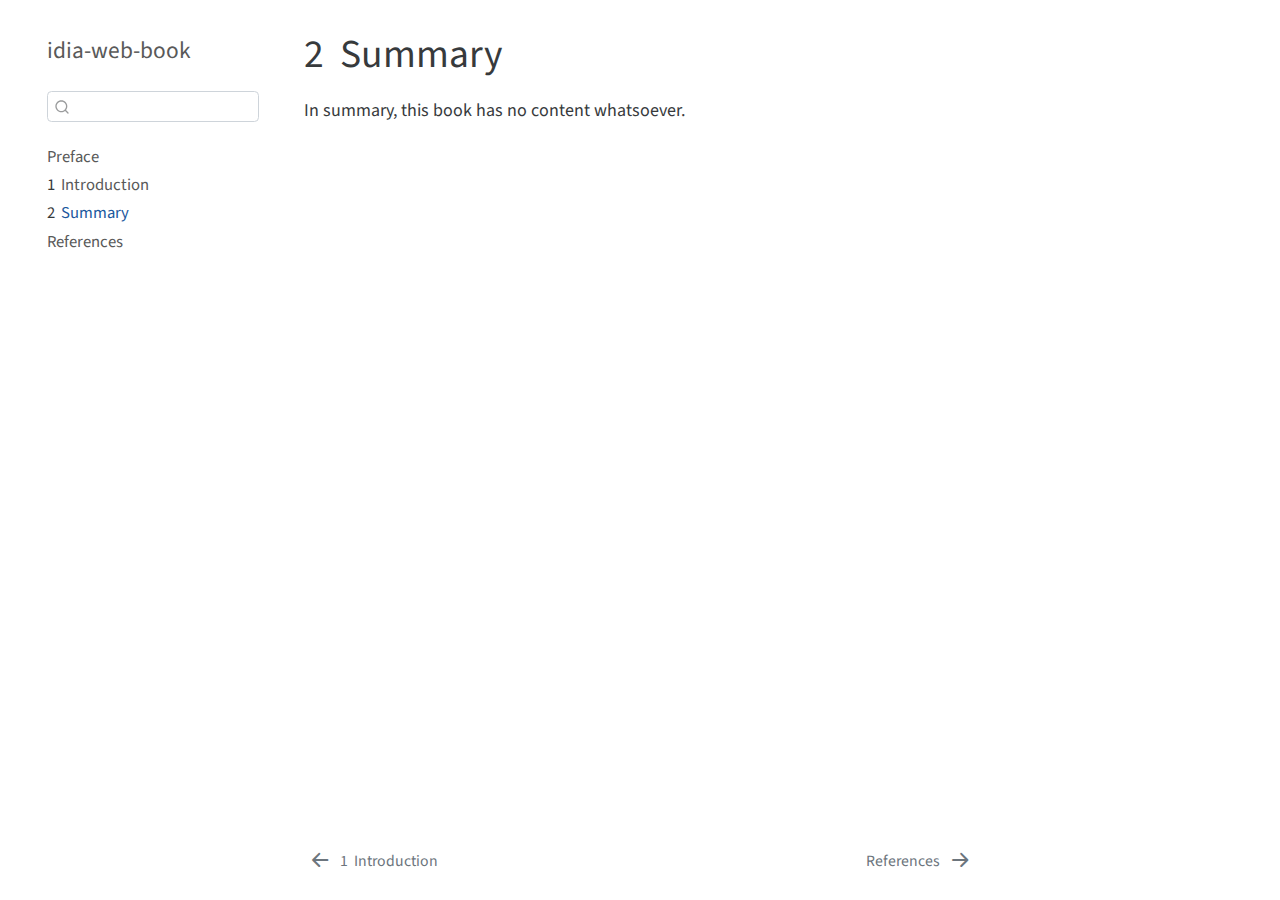
<file: idia-web-book/_book/summary.html>
<!DOCTYPE html>
<html xmlns="http://www.w3.org/1999/xhtml" lang="en" xml:lang="en"><head>

<meta charset="utf-8">
<meta name="generator" content="quarto-1.2.256">

<meta name="viewport" content="width=device-width, initial-scale=1.0, user-scalable=yes">


<title>idia-web-book - 2&nbsp; Summary</title>
<style>
code{white-space: pre-wrap;}
span.smallcaps{font-variant: small-caps;}
div.columns{display: flex; gap: min(4vw, 1.5em);}
div.column{flex: auto; overflow-x: auto;}
div.hanging-indent{margin-left: 1.5em; text-indent: -1.5em;}
ul.task-list{list-style: none;}
ul.task-list li input[type="checkbox"] {
  width: 0.8em;
  margin: 0 0.8em 0.2em -1.6em;
  vertical-align: middle;
}
</style>


<script src="site_libs/quarto-nav/quarto-nav.js"></script>
<script src="site_libs/quarto-nav/headroom.min.js"></script>
<script src="site_libs/clipboard/clipboard.min.js"></script>
<script src="site_libs/quarto-search/autocomplete.umd.js"></script>
<script src="site_libs/quarto-search/fuse.min.js"></script>
<script src="site_libs/quarto-search/quarto-search.js"></script>
<meta name="quarto:offset" content="./">
<link href="./references.html" rel="next">
<link href="./intro.html" rel="prev">
<script src="site_libs/quarto-html/quarto.js"></script>
<script src="site_libs/quarto-html/popper.min.js"></script>
<script src="site_libs/quarto-html/tippy.umd.min.js"></script>
<script src="site_libs/quarto-html/anchor.min.js"></script>
<link href="site_libs/quarto-html/tippy.css" rel="stylesheet">
<link href="site_libs/quarto-html/quarto-syntax-highlighting.css" rel="stylesheet" id="quarto-text-highlighting-styles">
<script src="site_libs/bootstrap/bootstrap.min.js"></script>
<link href="site_libs/bootstrap/bootstrap-icons.css" rel="stylesheet">
<link href="site_libs/bootstrap/bootstrap.min.css" rel="stylesheet" id="quarto-bootstrap" data-mode="light">
<script id="quarto-search-options" type="application/json">{
  "location": "sidebar",
  "copy-button": false,
  "collapse-after": 3,
  "panel-placement": "start",
  "type": "textbox",
  "limit": 20,
  "language": {
    "search-no-results-text": "No results",
    "search-matching-documents-text": "matching documents",
    "search-copy-link-title": "Copy link to search",
    "search-hide-matches-text": "Hide additional matches",
    "search-more-match-text": "more match in this document",
    "search-more-matches-text": "more matches in this document",
    "search-clear-button-title": "Clear",
    "search-detached-cancel-button-title": "Cancel",
    "search-submit-button-title": "Submit"
  }
}</script>


</head>

<body class="nav-sidebar floating">

<div id="quarto-search-results"></div>
  <header id="quarto-header" class="headroom fixed-top">
  <nav class="quarto-secondary-nav" data-bs-toggle="collapse" data-bs-target="#quarto-sidebar" aria-controls="quarto-sidebar" aria-expanded="false" aria-label="Toggle sidebar navigation" onclick="if (window.quartoToggleHeadroom) { window.quartoToggleHeadroom(); }">
    <div class="container-fluid d-flex justify-content-between">
      <h1 class="quarto-secondary-nav-title"><span class="chapter-number">2</span>&nbsp; <span class="chapter-title">Summary</span></h1>
      <button type="button" class="quarto-btn-toggle btn" aria-label="Show secondary navigation">
        <i class="bi bi-chevron-right"></i>
      </button>
    </div>
  </nav>
</header>
<!-- content -->
<div id="quarto-content" class="quarto-container page-columns page-rows-contents page-layout-article">
<!-- sidebar -->
  <nav id="quarto-sidebar" class="sidebar collapse sidebar-navigation floating overflow-auto">
    <div class="pt-lg-2 mt-2 text-left sidebar-header">
    <div class="sidebar-title mb-0 py-0">
      <a href="./">idia-web-book</a> 
    </div>
      </div>
      <div class="mt-2 flex-shrink-0 align-items-center">
        <div class="sidebar-search">
        <div id="quarto-search" class="" title="Search"></div>
        </div>
      </div>
    <div class="sidebar-menu-container"> 
    <ul class="list-unstyled mt-1">
        <li class="sidebar-item">
  <div class="sidebar-item-container"> 
  <a href="./index.html" class="sidebar-item-text sidebar-link">Preface</a>
  </div>
</li>
        <li class="sidebar-item">
  <div class="sidebar-item-container"> 
  <a href="./intro.html" class="sidebar-item-text sidebar-link"><span class="chapter-number">1</span>&nbsp; <span class="chapter-title">Introduction</span></a>
  </div>
</li>
        <li class="sidebar-item">
  <div class="sidebar-item-container"> 
  <a href="./summary.html" class="sidebar-item-text sidebar-link active"><span class="chapter-number">2</span>&nbsp; <span class="chapter-title">Summary</span></a>
  </div>
</li>
        <li class="sidebar-item">
  <div class="sidebar-item-container"> 
  <a href="./references.html" class="sidebar-item-text sidebar-link">References</a>
  </div>
</li>
    </ul>
    </div>
</nav>
<!-- margin-sidebar -->
    <div id="quarto-margin-sidebar" class="sidebar margin-sidebar">
        
    </div>
<!-- main -->
<main class="content" id="quarto-document-content">

<header id="title-block-header" class="quarto-title-block default">
<div class="quarto-title">
<h1 class="title d-none d-lg-block"><span class="chapter-number">2</span>&nbsp; <span class="chapter-title">Summary</span></h1>
</div>



<div class="quarto-title-meta">

    
  
    
  </div>
  

</header>

<p>In summary, this book has no content whatsoever.</p>



</main> <!-- /main -->
<script id="quarto-html-after-body" type="application/javascript">
window.document.addEventListener("DOMContentLoaded", function (event) {
  const toggleBodyColorMode = (bsSheetEl) => {
    const mode = bsSheetEl.getAttribute("data-mode");
    const bodyEl = window.document.querySelector("body");
    if (mode === "dark") {
      bodyEl.classList.add("quarto-dark");
      bodyEl.classList.remove("quarto-light");
    } else {
      bodyEl.classList.add("quarto-light");
      bodyEl.classList.remove("quarto-dark");
    }
  }
  const toggleBodyColorPrimary = () => {
    const bsSheetEl = window.document.querySelector("link#quarto-bootstrap");
    if (bsSheetEl) {
      toggleBodyColorMode(bsSheetEl);
    }
  }
  toggleBodyColorPrimary();  
  const icon = "";
  const anchorJS = new window.AnchorJS();
  anchorJS.options = {
    placement: 'right',
    icon: icon
  };
  anchorJS.add('.anchored');
  const clipboard = new window.ClipboardJS('.code-copy-button', {
    target: function(trigger) {
      return trigger.previousElementSibling;
    }
  });
  clipboard.on('success', function(e) {
    // button target
    const button = e.trigger;
    // don't keep focus
    button.blur();
    // flash "checked"
    button.classList.add('code-copy-button-checked');
    var currentTitle = button.getAttribute("title");
    button.setAttribute("title", "Copied!");
    let tooltip;
    if (window.bootstrap) {
      button.setAttribute("data-bs-toggle", "tooltip");
      button.setAttribute("data-bs-placement", "left");
      button.setAttribute("data-bs-title", "Copied!");
      tooltip = new bootstrap.Tooltip(button, 
        { trigger: "manual", 
          customClass: "code-copy-button-tooltip",
          offset: [0, -8]});
      tooltip.show();    
    }
    setTimeout(function() {
      if (tooltip) {
        tooltip.hide();
        button.removeAttribute("data-bs-title");
        button.removeAttribute("data-bs-toggle");
        button.removeAttribute("data-bs-placement");
      }
      button.setAttribute("title", currentTitle);
      button.classList.remove('code-copy-button-checked');
    }, 1000);
    // clear code selection
    e.clearSelection();
  });
  function tippyHover(el, contentFn) {
    const config = {
      allowHTML: true,
      content: contentFn,
      maxWidth: 500,
      delay: 100,
      arrow: false,
      appendTo: function(el) {
          return el.parentElement;
      },
      interactive: true,
      interactiveBorder: 10,
      theme: 'quarto',
      placement: 'bottom-start'
    };
    window.tippy(el, config); 
  }
  const noterefs = window.document.querySelectorAll('a[role="doc-noteref"]');
  for (var i=0; i<noterefs.length; i++) {
    const ref = noterefs[i];
    tippyHover(ref, function() {
      // use id or data attribute instead here
      let href = ref.getAttribute('data-footnote-href') || ref.getAttribute('href');
      try { href = new URL(href).hash; } catch {}
      const id = href.replace(/^#\/?/, "");
      const note = window.document.getElementById(id);
      return note.innerHTML;
    });
  }
  const findCites = (el) => {
    const parentEl = el.parentElement;
    if (parentEl) {
      const cites = parentEl.dataset.cites;
      if (cites) {
        return {
          el,
          cites: cites.split(' ')
        };
      } else {
        return findCites(el.parentElement)
      }
    } else {
      return undefined;
    }
  };
  var bibliorefs = window.document.querySelectorAll('a[role="doc-biblioref"]');
  for (var i=0; i<bibliorefs.length; i++) {
    const ref = bibliorefs[i];
    const citeInfo = findCites(ref);
    if (citeInfo) {
      tippyHover(citeInfo.el, function() {
        var popup = window.document.createElement('div');
        citeInfo.cites.forEach(function(cite) {
          var citeDiv = window.document.createElement('div');
          citeDiv.classList.add('hanging-indent');
          citeDiv.classList.add('csl-entry');
          var biblioDiv = window.document.getElementById('ref-' + cite);
          if (biblioDiv) {
            citeDiv.innerHTML = biblioDiv.innerHTML;
          }
          popup.appendChild(citeDiv);
        });
        return popup.innerHTML;
      });
    }
  }
});
</script>
<nav class="page-navigation">
  <div class="nav-page nav-page-previous">
      <a href="./intro.html" class="pagination-link">
        <i class="bi bi-arrow-left-short"></i> <span class="nav-page-text"><span class="chapter-number">1</span>&nbsp; <span class="chapter-title">Introduction</span></span>
      </a>          
  </div>
  <div class="nav-page nav-page-next">
      <a href="./references.html" class="pagination-link">
        <span class="nav-page-text">References</span> <i class="bi bi-arrow-right-short"></i>
      </a>
  </div>
</nav>
</div> <!-- /content -->



</body></html>
</file>
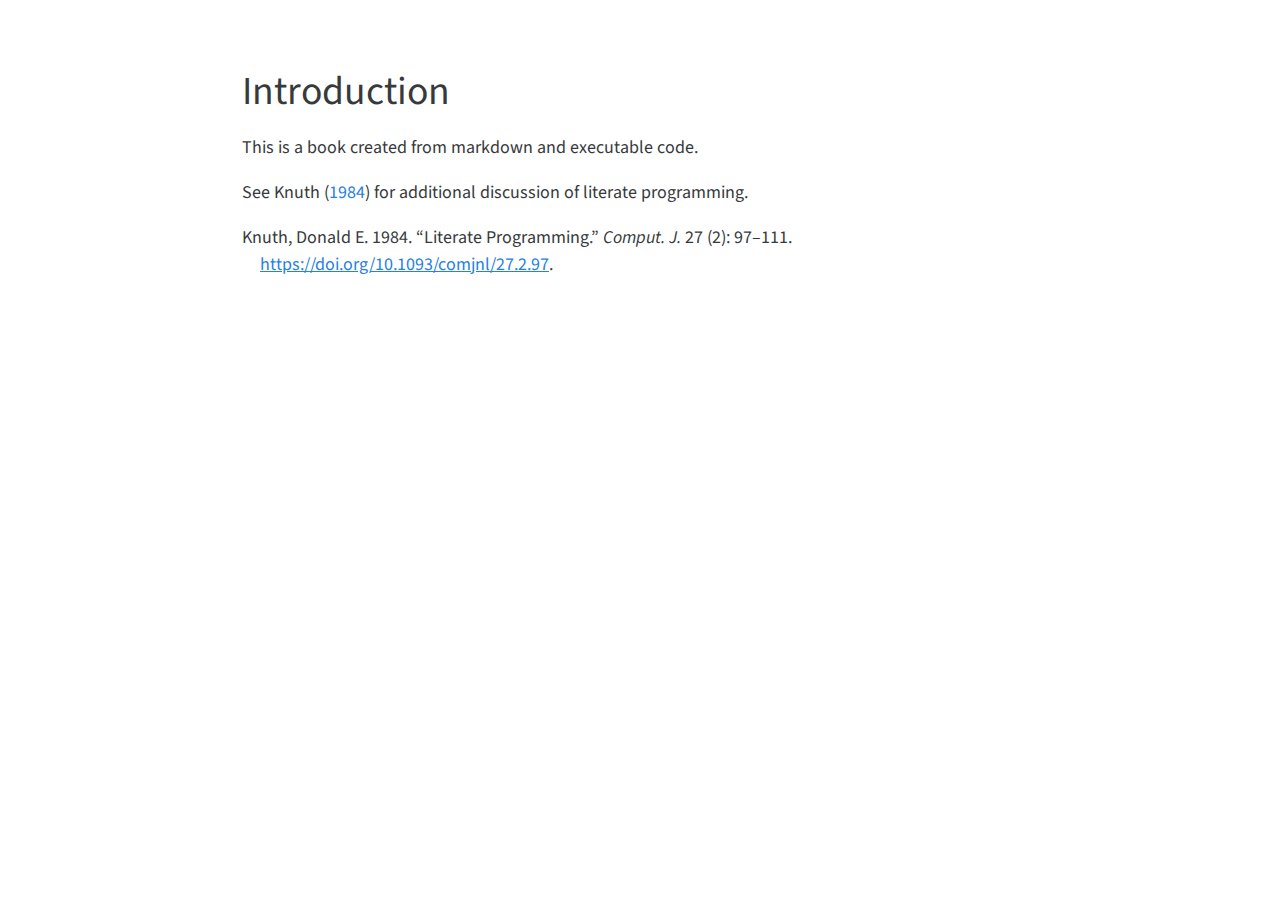
<file: idia-web-book/docs/intro.html>
<!DOCTYPE html>
<html xmlns="http://www.w3.org/1999/xhtml" lang="en" xml:lang="en"><head>

<meta charset="utf-8">
<meta name="generator" content="quarto-1.2.256">

<meta name="viewport" content="width=device-width, initial-scale=1.0, user-scalable=yes">


<title>intro</title>
<style>
code{white-space: pre-wrap;}
span.smallcaps{font-variant: small-caps;}
div.columns{display: flex; gap: min(4vw, 1.5em);}
div.column{flex: auto; overflow-x: auto;}
div.hanging-indent{margin-left: 1.5em; text-indent: -1.5em;}
ul.task-list{list-style: none;}
ul.task-list li input[type="checkbox"] {
  width: 0.8em;
  margin: 0 0.8em 0.2em -1.6em;
  vertical-align: middle;
}
div.csl-bib-body { }
div.csl-entry {
  clear: both;
}
.hanging div.csl-entry {
  margin-left:2em;
  text-indent:-2em;
}
div.csl-left-margin {
  min-width:2em;
  float:left;
}
div.csl-right-inline {
  margin-left:2em;
  padding-left:1em;
}
div.csl-indent {
  margin-left: 2em;
}
</style>


<script src="site_libs/quarto-nav/quarto-nav.js"></script>
<script src="site_libs/clipboard/clipboard.min.js"></script>
<script src="site_libs/quarto-search/autocomplete.umd.js"></script>
<script src="site_libs/quarto-search/fuse.min.js"></script>
<script src="site_libs/quarto-search/quarto-search.js"></script>
<meta name="quarto:offset" content="./">
<script src="site_libs/quarto-html/quarto.js"></script>
<script src="site_libs/quarto-html/popper.min.js"></script>
<script src="site_libs/quarto-html/tippy.umd.min.js"></script>
<script src="site_libs/quarto-html/anchor.min.js"></script>
<link href="site_libs/quarto-html/tippy.css" rel="stylesheet">
<link href="site_libs/quarto-html/quarto-syntax-highlighting.css" rel="stylesheet" id="quarto-text-highlighting-styles">
<script src="site_libs/bootstrap/bootstrap.min.js"></script>
<link href="site_libs/bootstrap/bootstrap-icons.css" rel="stylesheet">
<link href="site_libs/bootstrap/bootstrap.min.css" rel="stylesheet" id="quarto-bootstrap" data-mode="light">
<script id="quarto-search-options" type="application/json">{
  "location": "sidebar",
  "copy-button": false,
  "collapse-after": 3,
  "panel-placement": "start",
  "type": "textbox",
  "limit": 20,
  "language": {
    "search-no-results-text": "No results",
    "search-matching-documents-text": "matching documents",
    "search-copy-link-title": "Copy link to search",
    "search-hide-matches-text": "Hide additional matches",
    "search-more-match-text": "more match in this document",
    "search-more-matches-text": "more matches in this document",
    "search-clear-button-title": "Clear",
    "search-detached-cancel-button-title": "Cancel",
    "search-submit-button-title": "Submit"
  }
}</script>


</head>

<body class="fullcontent">

<div id="quarto-search-results"></div>
<!-- content -->
<div id="quarto-content" class="quarto-container page-columns page-rows-contents page-layout-article">
<!-- sidebar -->
<!-- margin-sidebar -->
    
<!-- main -->
<main class="content" id="quarto-document-content">



<section id="introduction" class="level1">
<h1>Introduction</h1>
<p>This is a book created from markdown and executable code.</p>
<p>See <span class="citation" data-cites="knuth84">Knuth (<a href="#ref-knuth84" role="doc-biblioref">1984</a>)</span> for additional discussion of literate programming.</p>


<div id="refs" class="references csl-bib-body hanging-indent" role="doc-bibliography">
<div id="ref-knuth84" class="csl-entry" role="doc-biblioentry">
Knuth, Donald E. 1984. <span>“Literate Programming.”</span> <em>Comput. J.</em> 27 (2): 97–111. <a href="https://doi.org/10.1093/comjnl/27.2.97">https://doi.org/10.1093/comjnl/27.2.97</a>.
</div>
</div>
</section>

</main> <!-- /main -->
<script id="quarto-html-after-body" type="application/javascript">
window.document.addEventListener("DOMContentLoaded", function (event) {
  const toggleBodyColorMode = (bsSheetEl) => {
    const mode = bsSheetEl.getAttribute("data-mode");
    const bodyEl = window.document.querySelector("body");
    if (mode === "dark") {
      bodyEl.classList.add("quarto-dark");
      bodyEl.classList.remove("quarto-light");
    } else {
      bodyEl.classList.add("quarto-light");
      bodyEl.classList.remove("quarto-dark");
    }
  }
  const toggleBodyColorPrimary = () => {
    const bsSheetEl = window.document.querySelector("link#quarto-bootstrap");
    if (bsSheetEl) {
      toggleBodyColorMode(bsSheetEl);
    }
  }
  toggleBodyColorPrimary();  
  const icon = "";
  const anchorJS = new window.AnchorJS();
  anchorJS.options = {
    placement: 'right',
    icon: icon
  };
  anchorJS.add('.anchored');
  const clipboard = new window.ClipboardJS('.code-copy-button', {
    target: function(trigger) {
      return trigger.previousElementSibling;
    }
  });
  clipboard.on('success', function(e) {
    // button target
    const button = e.trigger;
    // don't keep focus
    button.blur();
    // flash "checked"
    button.classList.add('code-copy-button-checked');
    var currentTitle = button.getAttribute("title");
    button.setAttribute("title", "Copied!");
    let tooltip;
    if (window.bootstrap) {
      button.setAttribute("data-bs-toggle", "tooltip");
      button.setAttribute("data-bs-placement", "left");
      button.setAttribute("data-bs-title", "Copied!");
      tooltip = new bootstrap.Tooltip(button, 
        { trigger: "manual", 
          customClass: "code-copy-button-tooltip",
          offset: [0, -8]});
      tooltip.show();    
    }
    setTimeout(function() {
      if (tooltip) {
        tooltip.hide();
        button.removeAttribute("data-bs-title");
        button.removeAttribute("data-bs-toggle");
        button.removeAttribute("data-bs-placement");
      }
      button.setAttribute("title", currentTitle);
      button.classList.remove('code-copy-button-checked');
    }, 1000);
    // clear code selection
    e.clearSelection();
  });
  function tippyHover(el, contentFn) {
    const config = {
      allowHTML: true,
      content: contentFn,
      maxWidth: 500,
      delay: 100,
      arrow: false,
      appendTo: function(el) {
          return el.parentElement;
      },
      interactive: true,
      interactiveBorder: 10,
      theme: 'quarto',
      placement: 'bottom-start'
    };
    window.tippy(el, config); 
  }
  const noterefs = window.document.querySelectorAll('a[role="doc-noteref"]');
  for (var i=0; i<noterefs.length; i++) {
    const ref = noterefs[i];
    tippyHover(ref, function() {
      // use id or data attribute instead here
      let href = ref.getAttribute('data-footnote-href') || ref.getAttribute('href');
      try { href = new URL(href).hash; } catch {}
      const id = href.replace(/^#\/?/, "");
      const note = window.document.getElementById(id);
      return note.innerHTML;
    });
  }
  const findCites = (el) => {
    const parentEl = el.parentElement;
    if (parentEl) {
      const cites = parentEl.dataset.cites;
      if (cites) {
        return {
          el,
          cites: cites.split(' ')
        };
      } else {
        return findCites(el.parentElement)
      }
    } else {
      return undefined;
    }
  };
  var bibliorefs = window.document.querySelectorAll('a[role="doc-biblioref"]');
  for (var i=0; i<bibliorefs.length; i++) {
    const ref = bibliorefs[i];
    const citeInfo = findCites(ref);
    if (citeInfo) {
      tippyHover(citeInfo.el, function() {
        var popup = window.document.createElement('div');
        citeInfo.cites.forEach(function(cite) {
          var citeDiv = window.document.createElement('div');
          citeDiv.classList.add('hanging-indent');
          citeDiv.classList.add('csl-entry');
          var biblioDiv = window.document.getElementById('ref-' + cite);
          if (biblioDiv) {
            citeDiv.innerHTML = biblioDiv.innerHTML;
          }
          popup.appendChild(citeDiv);
        });
        return popup.innerHTML;
      });
    }
  }
});
</script>
</div> <!-- /content -->



</body></html>
</file>
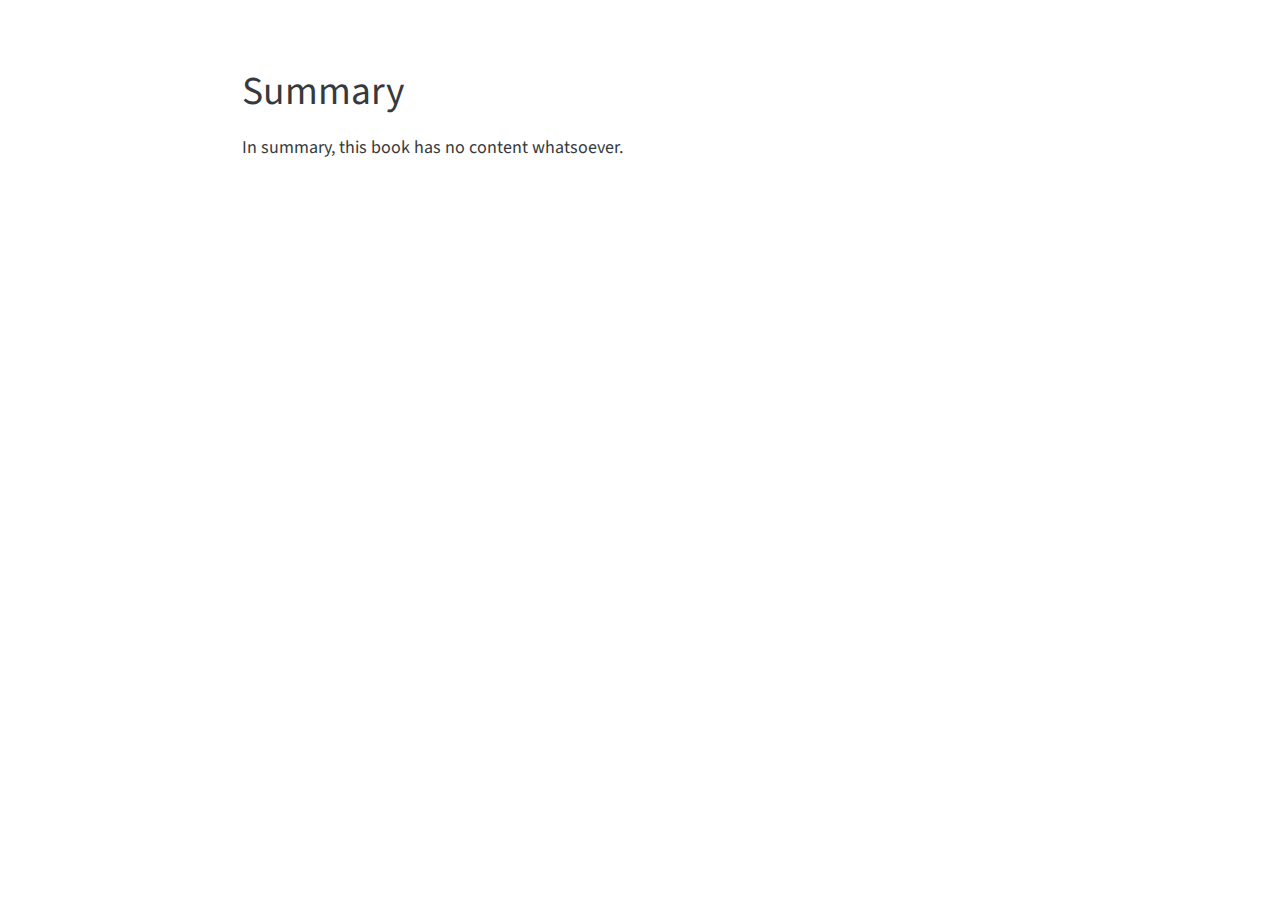
<file: idia-web-book/docs/summary.html>
<!DOCTYPE html>
<html xmlns="http://www.w3.org/1999/xhtml" lang="en" xml:lang="en"><head>

<meta charset="utf-8">
<meta name="generator" content="quarto-1.2.256">

<meta name="viewport" content="width=device-width, initial-scale=1.0, user-scalable=yes">


<title>summary</title>
<style>
code{white-space: pre-wrap;}
span.smallcaps{font-variant: small-caps;}
div.columns{display: flex; gap: min(4vw, 1.5em);}
div.column{flex: auto; overflow-x: auto;}
div.hanging-indent{margin-left: 1.5em; text-indent: -1.5em;}
ul.task-list{list-style: none;}
ul.task-list li input[type="checkbox"] {
  width: 0.8em;
  margin: 0 0.8em 0.2em -1.6em;
  vertical-align: middle;
}
</style>


<script src="site_libs/quarto-nav/quarto-nav.js"></script>
<script src="site_libs/clipboard/clipboard.min.js"></script>
<script src="site_libs/quarto-search/autocomplete.umd.js"></script>
<script src="site_libs/quarto-search/fuse.min.js"></script>
<script src="site_libs/quarto-search/quarto-search.js"></script>
<meta name="quarto:offset" content="./">
<script src="site_libs/quarto-html/quarto.js"></script>
<script src="site_libs/quarto-html/popper.min.js"></script>
<script src="site_libs/quarto-html/tippy.umd.min.js"></script>
<script src="site_libs/quarto-html/anchor.min.js"></script>
<link href="site_libs/quarto-html/tippy.css" rel="stylesheet">
<link href="site_libs/quarto-html/quarto-syntax-highlighting.css" rel="stylesheet" id="quarto-text-highlighting-styles">
<script src="site_libs/bootstrap/bootstrap.min.js"></script>
<link href="site_libs/bootstrap/bootstrap-icons.css" rel="stylesheet">
<link href="site_libs/bootstrap/bootstrap.min.css" rel="stylesheet" id="quarto-bootstrap" data-mode="light">
<script id="quarto-search-options" type="application/json">{
  "location": "sidebar",
  "copy-button": false,
  "collapse-after": 3,
  "panel-placement": "start",
  "type": "textbox",
  "limit": 20,
  "language": {
    "search-no-results-text": "No results",
    "search-matching-documents-text": "matching documents",
    "search-copy-link-title": "Copy link to search",
    "search-hide-matches-text": "Hide additional matches",
    "search-more-match-text": "more match in this document",
    "search-more-matches-text": "more matches in this document",
    "search-clear-button-title": "Clear",
    "search-detached-cancel-button-title": "Cancel",
    "search-submit-button-title": "Submit"
  }
}</script>


</head>

<body class="fullcontent">

<div id="quarto-search-results"></div>
<!-- content -->
<div id="quarto-content" class="quarto-container page-columns page-rows-contents page-layout-article">
<!-- sidebar -->
<!-- margin-sidebar -->
    
<!-- main -->
<main class="content" id="quarto-document-content">



<section id="summary" class="level1">
<h1>Summary</h1>
<p>In summary, this book has no content whatsoever.</p>


</section>

</main> <!-- /main -->
<script id="quarto-html-after-body" type="application/javascript">
window.document.addEventListener("DOMContentLoaded", function (event) {
  const toggleBodyColorMode = (bsSheetEl) => {
    const mode = bsSheetEl.getAttribute("data-mode");
    const bodyEl = window.document.querySelector("body");
    if (mode === "dark") {
      bodyEl.classList.add("quarto-dark");
      bodyEl.classList.remove("quarto-light");
    } else {
      bodyEl.classList.add("quarto-light");
      bodyEl.classList.remove("quarto-dark");
    }
  }
  const toggleBodyColorPrimary = () => {
    const bsSheetEl = window.document.querySelector("link#quarto-bootstrap");
    if (bsSheetEl) {
      toggleBodyColorMode(bsSheetEl);
    }
  }
  toggleBodyColorPrimary();  
  const icon = "";
  const anchorJS = new window.AnchorJS();
  anchorJS.options = {
    placement: 'right',
    icon: icon
  };
  anchorJS.add('.anchored');
  const clipboard = new window.ClipboardJS('.code-copy-button', {
    target: function(trigger) {
      return trigger.previousElementSibling;
    }
  });
  clipboard.on('success', function(e) {
    // button target
    const button = e.trigger;
    // don't keep focus
    button.blur();
    // flash "checked"
    button.classList.add('code-copy-button-checked');
    var currentTitle = button.getAttribute("title");
    button.setAttribute("title", "Copied!");
    let tooltip;
    if (window.bootstrap) {
      button.setAttribute("data-bs-toggle", "tooltip");
      button.setAttribute("data-bs-placement", "left");
      button.setAttribute("data-bs-title", "Copied!");
      tooltip = new bootstrap.Tooltip(button, 
        { trigger: "manual", 
          customClass: "code-copy-button-tooltip",
          offset: [0, -8]});
      tooltip.show();    
    }
    setTimeout(function() {
      if (tooltip) {
        tooltip.hide();
        button.removeAttribute("data-bs-title");
        button.removeAttribute("data-bs-toggle");
        button.removeAttribute("data-bs-placement");
      }
      button.setAttribute("title", currentTitle);
      button.classList.remove('code-copy-button-checked');
    }, 1000);
    // clear code selection
    e.clearSelection();
  });
  function tippyHover(el, contentFn) {
    const config = {
      allowHTML: true,
      content: contentFn,
      maxWidth: 500,
      delay: 100,
      arrow: false,
      appendTo: function(el) {
          return el.parentElement;
      },
      interactive: true,
      interactiveBorder: 10,
      theme: 'quarto',
      placement: 'bottom-start'
    };
    window.tippy(el, config); 
  }
  const noterefs = window.document.querySelectorAll('a[role="doc-noteref"]');
  for (var i=0; i<noterefs.length; i++) {
    const ref = noterefs[i];
    tippyHover(ref, function() {
      // use id or data attribute instead here
      let href = ref.getAttribute('data-footnote-href') || ref.getAttribute('href');
      try { href = new URL(href).hash; } catch {}
      const id = href.replace(/^#\/?/, "");
      const note = window.document.getElementById(id);
      return note.innerHTML;
    });
  }
  const findCites = (el) => {
    const parentEl = el.parentElement;
    if (parentEl) {
      const cites = parentEl.dataset.cites;
      if (cites) {
        return {
          el,
          cites: cites.split(' ')
        };
      } else {
        return findCites(el.parentElement)
      }
    } else {
      return undefined;
    }
  };
  var bibliorefs = window.document.querySelectorAll('a[role="doc-biblioref"]');
  for (var i=0; i<bibliorefs.length; i++) {
    const ref = bibliorefs[i];
    const citeInfo = findCites(ref);
    if (citeInfo) {
      tippyHover(citeInfo.el, function() {
        var popup = window.document.createElement('div');
        citeInfo.cites.forEach(function(cite) {
          var citeDiv = window.document.createElement('div');
          citeDiv.classList.add('hanging-indent');
          citeDiv.classList.add('csl-entry');
          var biblioDiv = window.document.getElementById('ref-' + cite);
          if (biblioDiv) {
            citeDiv.innerHTML = biblioDiv.innerHTML;
          }
          popup.appendChild(citeDiv);
        });
        return popup.innerHTML;
      });
    }
  }
});
</script>
</div> <!-- /content -->



</body></html>
</file>
<file: idia-web-book/_book/site_libs/quarto-html/tippy.css>
.tippy-box[data-animation=fade][data-state=hidden]{opacity:0}[data-tippy-root]{max-width:calc(100vw - 10px)}.tippy-box{position:relative;background-color:#333;color:#fff;border-radius:4px;font-size:14px;line-height:1.4;white-space:normal;outline:0;transition-property:transform,visibility,opacity}.tippy-box[data-placement^=top]>.tippy-arrow{bottom:0}.tippy-box[data-placement^=top]>.tippy-arrow:before{bottom:-7px;left:0;border-width:8px 8px 0;border-top-color:initial;transform-origin:center top}.tippy-box[data-placement^=bottom]>.tippy-arrow{top:0}.tippy-box[data-placement^=bottom]>.tippy-arrow:before{top:-7px;left:0;border-width:0 8px 8px;border-bottom-color:initial;transform-origin:center bottom}.tippy-box[data-placement^=left]>.tippy-arrow{right:0}.tippy-box[data-placement^=left]>.tippy-arrow:before{border-width:8px 0 8px 8px;border-left-color:initial;right:-7px;transform-origin:center left}.tippy-box[data-placement^=right]>.tippy-arrow{left:0}.tippy-box[data-placement^=right]>.tippy-arrow:before{left:-7px;border-width:8px 8px 8px 0;border-right-color:initial;transform-origin:center right}.tippy-box[data-inertia][data-state=visible]{transition-timing-function:cubic-bezier(.54,1.5,.38,1.11)}.tippy-arrow{width:16px;height:16px;color:#333}.tippy-arrow:before{content:"";position:absolute;border-color:transparent;border-style:solid}.tippy-content{position:relative;padding:5px 9px;z-index:1}
</file>
<file: idia-web-book/_book/site_libs/quarto-html/quarto-syntax-highlighting.css>
/* quarto syntax highlight colors */
:root {
  --quarto-hl-ot-color: #003B4F;
  --quarto-hl-at-color: #657422;
  --quarto-hl-ss-color: #20794D;
  --quarto-hl-an-color: #5E5E5E;
  --quarto-hl-fu-color: #4758AB;
  --quarto-hl-st-color: #20794D;
  --quarto-hl-cf-color: #003B4F;
  --quarto-hl-op-color: #5E5E5E;
  --quarto-hl-er-color: #AD0000;
  --quarto-hl-bn-color: #AD0000;
  --quarto-hl-al-color: #AD0000;
  --quarto-hl-va-color: #111111;
  --quarto-hl-bu-color: inherit;
  --quarto-hl-ex-color: inherit;
  --quarto-hl-pp-color: #AD0000;
  --quarto-hl-in-color: #5E5E5E;
  --quarto-hl-vs-color: #20794D;
  --quarto-hl-wa-color: #5E5E5E;
  --quarto-hl-do-color: #5E5E5E;
  --quarto-hl-im-color: #00769E;
  --quarto-hl-ch-color: #20794D;
  --quarto-hl-dt-color: #AD0000;
  --quarto-hl-fl-color: #AD0000;
  --quarto-hl-co-color: #5E5E5E;
  --quarto-hl-cv-color: #5E5E5E;
  --quarto-hl-cn-color: #8f5902;
  --quarto-hl-sc-color: #5E5E5E;
  --quarto-hl-dv-color: #AD0000;
  --quarto-hl-kw-color: #003B4F;
}

/* other quarto variables */
:root {
  --quarto-font-monospace: SFMono-Regular, Menlo, Monaco, Consolas, "Liberation Mono", "Courier New", monospace;
}

pre > code.sourceCode > span {
  color: #003B4F;
}

code span {
  color: #003B4F;
}

code.sourceCode > span {
  color: #003B4F;
}

div.sourceCode,
div.sourceCode pre.sourceCode {
  color: #003B4F;
}

code span.ot {
  color: #003B4F;
}

code span.at {
  color: #657422;
}

code span.ss {
  color: #20794D;
}

code span.an {
  color: #5E5E5E;
}

code span.fu {
  color: #4758AB;
}

code span.st {
  color: #20794D;
}

code span.cf {
  color: #003B4F;
}

code span.op {
  color: #5E5E5E;
}

code span.er {
  color: #AD0000;
}

code span.bn {
  color: #AD0000;
}

code span.al {
  color: #AD0000;
}

code span.va {
  color: #111111;
}

code span.pp {
  color: #AD0000;
}

code span.in {
  color: #5E5E5E;
}

code span.vs {
  color: #20794D;
}

code span.wa {
  color: #5E5E5E;
  font-style: italic;
}

code span.do {
  color: #5E5E5E;
  font-style: italic;
}

code span.im {
  color: #00769E;
}

code span.ch {
  color: #20794D;
}

code span.dt {
  color: #AD0000;
}

code span.fl {
  color: #AD0000;
}

code span.co {
  color: #5E5E5E;
}

code span.cv {
  color: #5E5E5E;
  font-style: italic;
}

code span.cn {
  color: #8f5902;
}

code span.sc {
  color: #5E5E5E;
}

code span.dv {
  color: #AD0000;
}

code span.kw {
  color: #003B4F;
}

.prevent-inlining {
  content: "</";
}

/*# sourceMappingURL=debc5d5d77c3f9108843748ff7464032.css.map */
</file>
<file: idia-web-book/docs/site_libs/quarto-html/tippy.css>
.tippy-box[data-animation=fade][data-state=hidden]{opacity:0}[data-tippy-root]{max-width:calc(100vw - 10px)}.tippy-box{position:relative;background-color:#333;color:#fff;border-radius:4px;font-size:14px;line-height:1.4;white-space:normal;outline:0;transition-property:transform,visibility,opacity}.tippy-box[data-placement^=top]>.tippy-arrow{bottom:0}.tippy-box[data-placement^=top]>.tippy-arrow:before{bottom:-7px;left:0;border-width:8px 8px 0;border-top-color:initial;transform-origin:center top}.tippy-box[data-placement^=bottom]>.tippy-arrow{top:0}.tippy-box[data-placement^=bottom]>.tippy-arrow:before{top:-7px;left:0;border-width:0 8px 8px;border-bottom-color:initial;transform-origin:center bottom}.tippy-box[data-placement^=left]>.tippy-arrow{right:0}.tippy-box[data-placement^=left]>.tippy-arrow:before{border-width:8px 0 8px 8px;border-left-color:initial;right:-7px;transform-origin:center left}.tippy-box[data-placement^=right]>.tippy-arrow{left:0}.tippy-box[data-placement^=right]>.tippy-arrow:before{left:-7px;border-width:8px 8px 8px 0;border-right-color:initial;transform-origin:center right}.tippy-box[data-inertia][data-state=visible]{transition-timing-function:cubic-bezier(.54,1.5,.38,1.11)}.tippy-arrow{width:16px;height:16px;color:#333}.tippy-arrow:before{content:"";position:absolute;border-color:transparent;border-style:solid}.tippy-content{position:relative;padding:5px 9px;z-index:1}
</file>
<file: idia-web-book/docs/site_libs/quarto-html/quarto-syntax-highlighting.css>
/* quarto syntax highlight colors */
:root {
  --quarto-hl-ot-color: #003B4F;
  --quarto-hl-at-color: #657422;
  --quarto-hl-ss-color: #20794D;
  --quarto-hl-an-color: #5E5E5E;
  --quarto-hl-fu-color: #4758AB;
  --quarto-hl-st-color: #20794D;
  --quarto-hl-cf-color: #003B4F;
  --quarto-hl-op-color: #5E5E5E;
  --quarto-hl-er-color: #AD0000;
  --quarto-hl-bn-color: #AD0000;
  --quarto-hl-al-color: #AD0000;
  --quarto-hl-va-color: #111111;
  --quarto-hl-bu-color: inherit;
  --quarto-hl-ex-color: inherit;
  --quarto-hl-pp-color: #AD0000;
  --quarto-hl-in-color: #5E5E5E;
  --quarto-hl-vs-color: #20794D;
  --quarto-hl-wa-color: #5E5E5E;
  --quarto-hl-do-color: #5E5E5E;
  --quarto-hl-im-color: #00769E;
  --quarto-hl-ch-color: #20794D;
  --quarto-hl-dt-color: #AD0000;
  --quarto-hl-fl-color: #AD0000;
  --quarto-hl-co-color: #5E5E5E;
  --quarto-hl-cv-color: #5E5E5E;
  --quarto-hl-cn-color: #8f5902;
  --quarto-hl-sc-color: #5E5E5E;
  --quarto-hl-dv-color: #AD0000;
  --quarto-hl-kw-color: #003B4F;
}

/* other quarto variables */
:root {
  --quarto-font-monospace: SFMono-Regular, Menlo, Monaco, Consolas, "Liberation Mono", "Courier New", monospace;
}

pre > code.sourceCode > span {
  color: #003B4F;
}

code span {
  color: #003B4F;
}

code.sourceCode > span {
  color: #003B4F;
}

div.sourceCode,
div.sourceCode pre.sourceCode {
  color: #003B4F;
}

code span.ot {
  color: #003B4F;
}

code span.at {
  color: #657422;
}

code span.ss {
  color: #20794D;
}

code span.an {
  color: #5E5E5E;
}

code span.fu {
  color: #4758AB;
}

code span.st {
  color: #20794D;
}

code span.cf {
  color: #003B4F;
}

code span.op {
  color: #5E5E5E;
}

code span.er {
  color: #AD0000;
}

code span.bn {
  color: #AD0000;
}

code span.al {
  color: #AD0000;
}

code span.va {
  color: #111111;
}

code span.pp {
  color: #AD0000;
}

code span.in {
  color: #5E5E5E;
}

code span.vs {
  color: #20794D;
}

code span.wa {
  color: #5E5E5E;
  font-style: italic;
}

code span.do {
  color: #5E5E5E;
  font-style: italic;
}

code span.im {
  color: #00769E;
}

code span.ch {
  color: #20794D;
}

code span.dt {
  color: #AD0000;
}

code span.fl {
  color: #AD0000;
}

code span.co {
  color: #5E5E5E;
}

code span.cv {
  color: #5E5E5E;
  font-style: italic;
}

code span.cn {
  color: #8f5902;
}

code span.sc {
  color: #5E5E5E;
}

code span.dv {
  color: #AD0000;
}

code span.kw {
  color: #003B4F;
}

.prevent-inlining {
  content: "</";
}

/*# sourceMappingURL=debc5d5d77c3f9108843748ff7464032.css.map */
</file>
